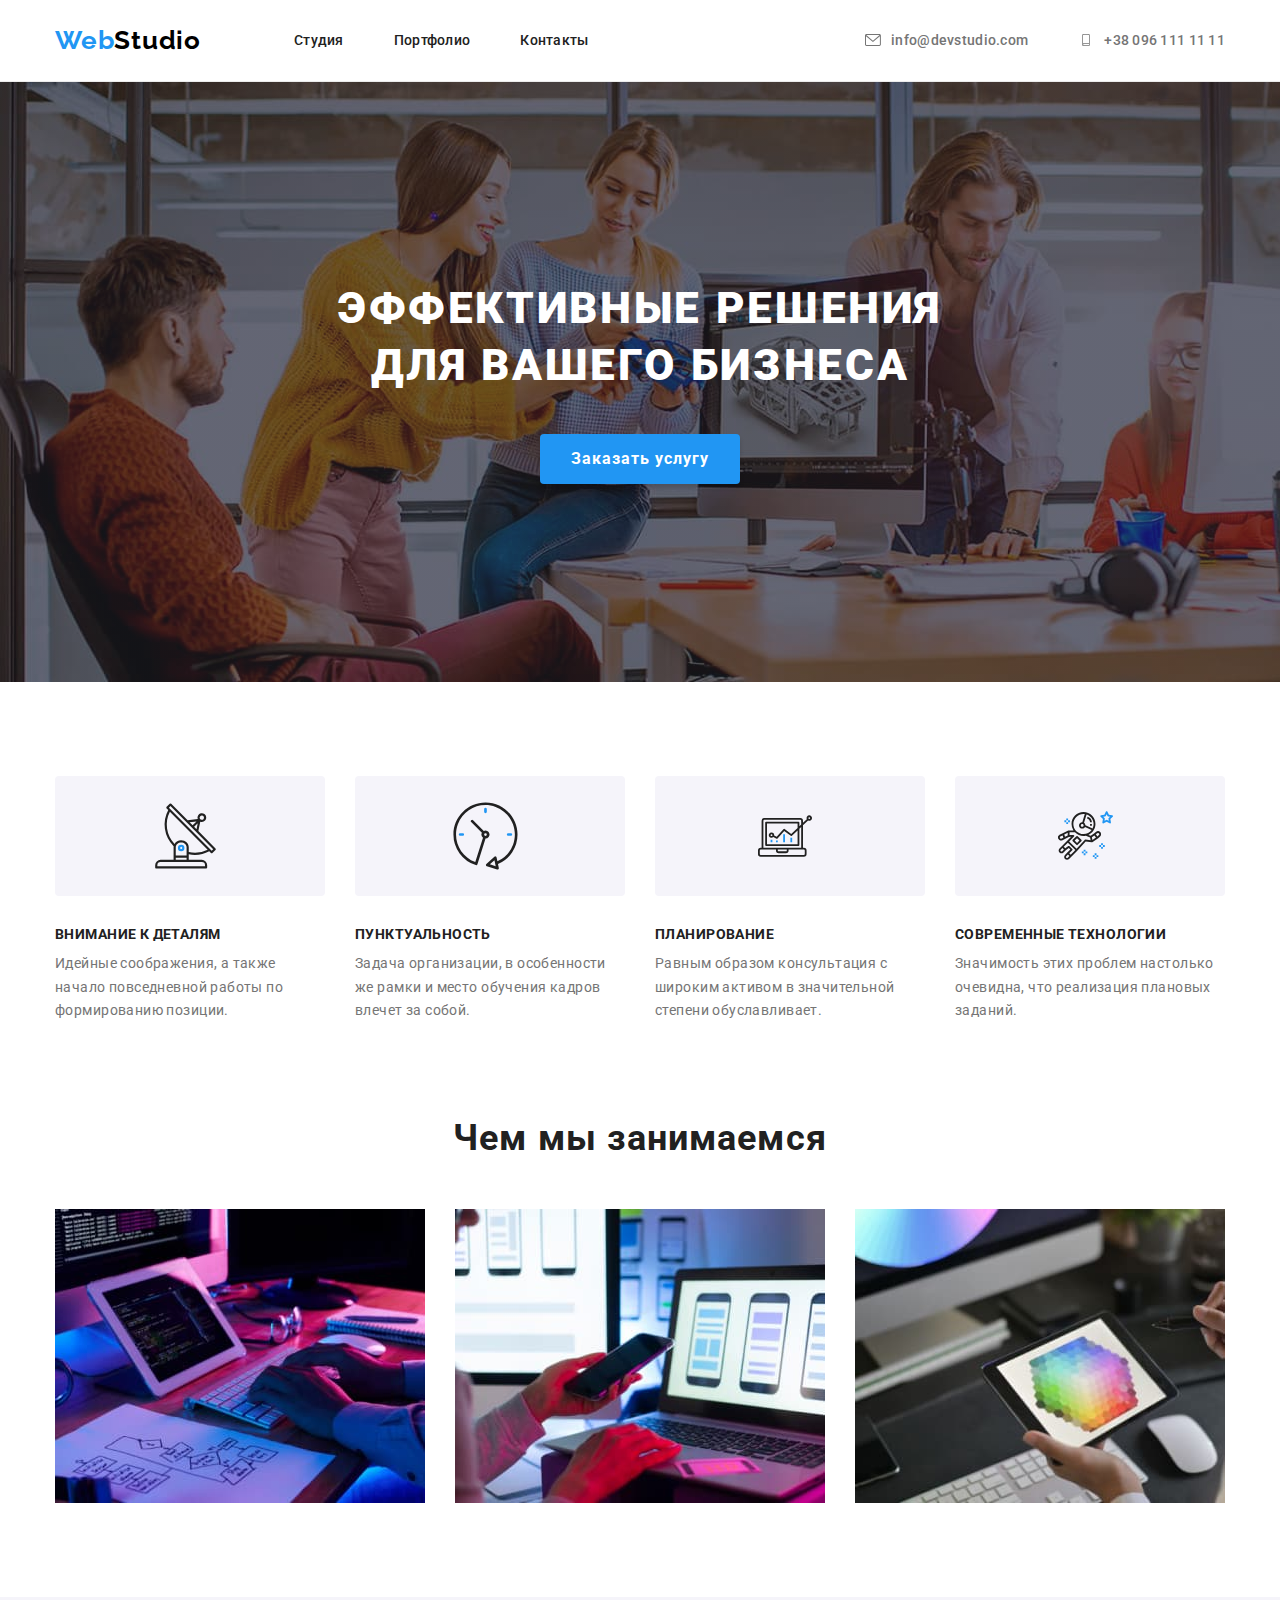
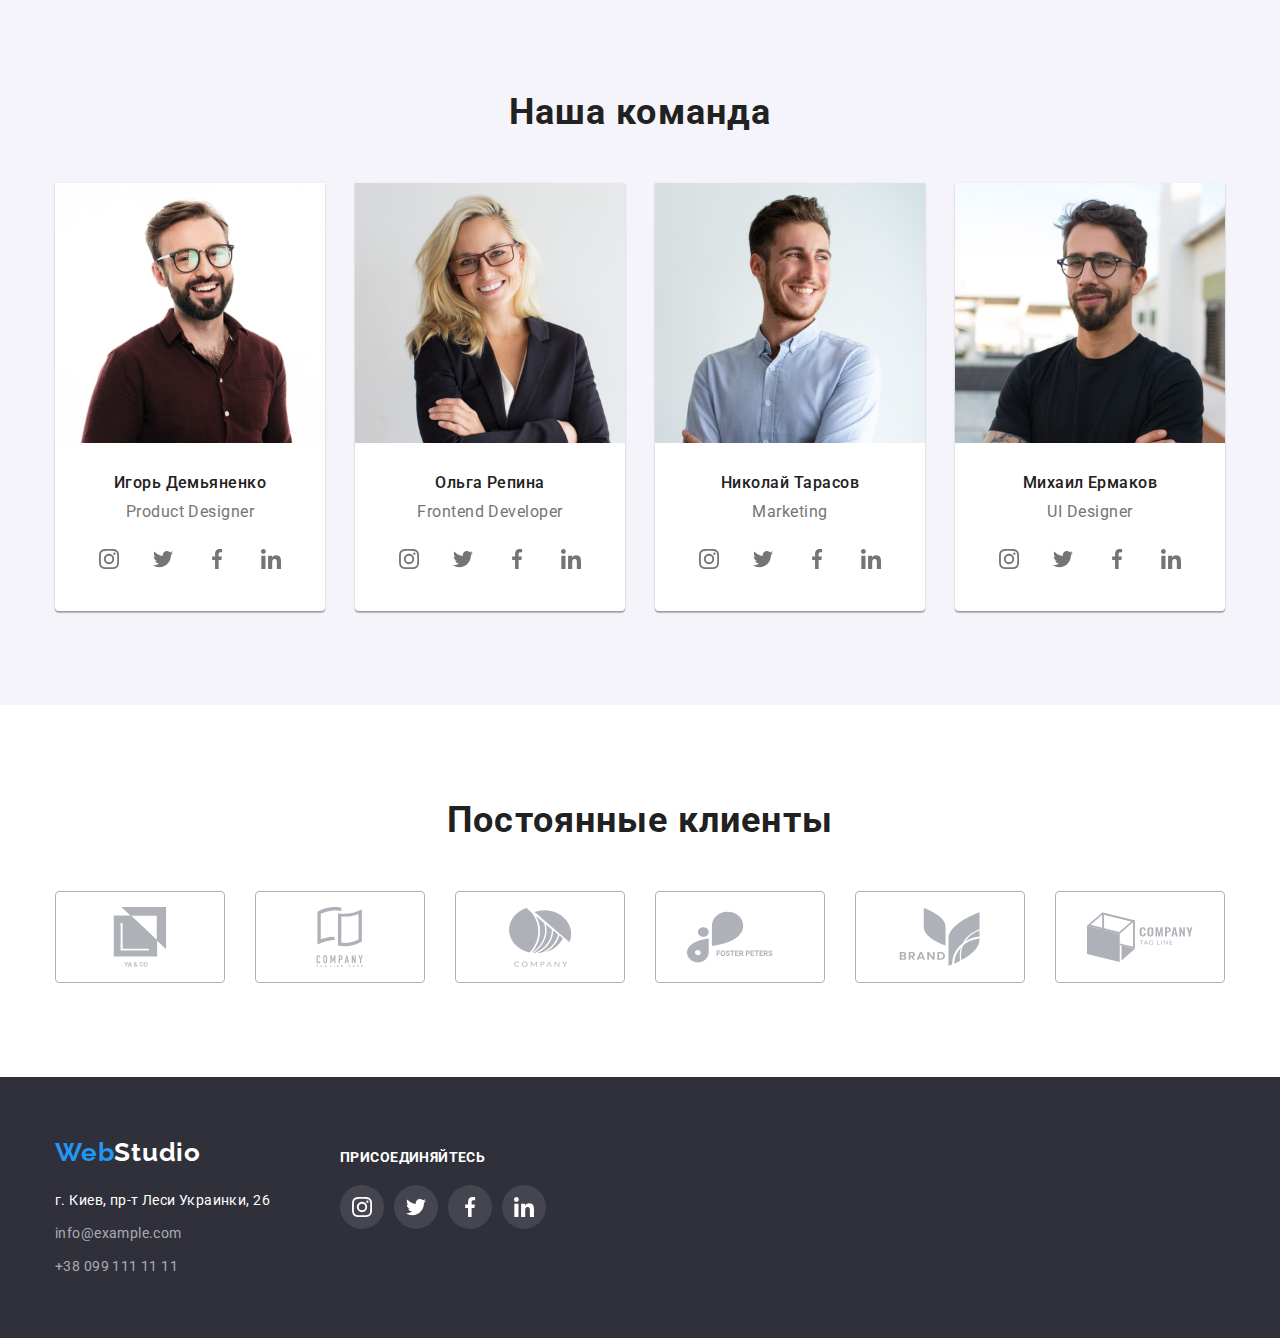
<file: index.html>
<!DOCTYPE html>
<html lang="ru">
<head>
    <meta charset="UTF-8">
    <meta http-equiv="X-UA-Compatible" content="IE=edge">
    <meta name="viewport" content="width=device-width, initial-scale=1.0">
    <title>WebStudio</title>
    <link rel="preconnect" href="https://fonts.googleapis.com">
    <link rel="preconnect" href="https://fonts.gstatic.com" crossorigin>
    <link href="https://fonts.googleapis.com/css2?family=Raleway:wght@700&family=Roboto:wght@400;500;700;900&display=swap" rel="stylesheet">
    <link rel="stylesheet" href="./css/modern-normalize.css">
    <link rel="stylesheet" href="./css/styles.css">
    
</head>
<body>

    <!--HEADER-->
    <header class="header">
        <div class="container">
            <div class="navbar">
                <a href="" class="logo"><span>Web</span>Studio</a>
                <nav class="nav-box">
                    <ul class="nav-links">
                        <li class="nav-item"><a href="index.html" class="nav-link">Студия</a></li>
                        <li class="nav-item"><a href="porfolio.html" class="nav-link">Портфолио</a></li>
                        <li class="nav-item"><a href="" class="nav-link">Контакты</a></li>
                    </ul>
                    </nav>
                        <ul class="link-box">
                            <li class="nav-item">
                                <a href="mailto:info@devstudio.com" class="nav-link conect">
                                    <svg class="svg-icon" width="16" height="12">
                                        <use href="./images/icons.svg#icon-mailto"></use>
                                    </svg>
                                    info@devstudio.com
                                </a>
                            </li>
                            <li class="nav-item">
                                <a href="tel:+380961111111" class="nav-link conect">
                                    <svg class="svg-icon" width="16" height="12">
                                        <use href="./images/icons.svg#icon-tell"></use>
                                    </svg>
                                    +38 096 111 11 11
                                </a>
                            </li>
                        </ul>
            </div>
        </div>
    </header>

    <!-- MAIN -->
    <main>

            <!-- Section Hero -->
            <section class="hero">
                <div class="container">
                    <h1 class="name-hero">Эффективные решения<br> для вашего бизнеса</h1>
                    <button class="btn-hero" type="button">Заказать услугу</button>
                </div>
            </section>

            <!-- Section About Us -->
            <section class="about">
                <div class="container">
                    <ul class="about-links">
                        <li class="about-item">
                            <div class="about-svg">
                                <svg class="svg-icon" width="65" height="70">
                                    <use href="./images/icons.svg#icon-antenna"></use>
                                </svg>
                            </div>
                            <h3 class="heading-about">Внимание к деталям</h3>
                            <p class="text-about">Идейные соображения, а также начало повседневной работы по формированию позиции.</p>
                        </li>
                        <li class="about-item">
                            <div class="about-svg">
                                <svg class="svg-icon" width="67" height="70">
                                    <use href="./images/icons.svg#icon-clock"></use>
                                </svg>
                            </div>
                            <h3 class="heading-about">Пунктуальность</h3>
                            <p class="text-about">Задача организации, в особенности же рамки и место обучения кадров влечет за собой.</p>
                        </li>
                        <li class="about-item">
                            <div class="about-svg">
                                <svg class="svg-icon" width="70" height="54">
                                    <use href="./images/icons.svg#icon-diagram"></use>
                                </svg>
                            </div>
                            <h3 class="heading-about">Планирование</h3>
                            <p class="text-about">Равным образом консультация с широким активом в значительной степени обуславливает.</p>
                        </li>
                        <li class="about-item">
                            <div class="about-svg">
                                <svg class="svg-icon" width="55" height="61">
                                    <use href="./images/icons.svg#icon-astronaut"></use>
                                </svg>
                            </div>
                            <h3 class="heading-about">Современные технологии</h3>
                            <p class="text-about">Значимость этих проблем настолько очевидна, что реализация плановых заданий.</p>
                        </li>
                    </ul>
                </div>
            </section>

            <!-- Section What are we doing? -->
            <section class="specification">
                <div class="container">
                    <h2 class="name-heading">Чем мы занимаемся</h2>
                    <ul class="specification-links">
                        <li class="specification-item"><img src="images/img-one.jpg" alt="Картинка" width="370" height="294"></li>
                        <li class="specification-item"><img src="images/img-two.jpg" alt="Картинка" width="370" height="294"></li>
                        <li class="specification-item"><img src="images/img-three.jpg" alt="Картинка" width="370" height="294"></li>
                    </ul>
                </div>
            </section>

            <!-- Section Our team -->
            <section class="team">
                <div class="container">
                    <h2 class="name-heading">Наша команда</h2>
                    <ul class="team-links">
                        <li class="team-item">
                            <img class="photo" src="images/igor.jpg" alt="Игорь Демьяненко" width="270" height="260">
                            <div class="team-info">
                                <h3 class="name">Игорь Демьяненко</h3>
                                <p class="profession" lang="en">Product Designer</p>
                                <ul class="master-social-list">
                                    <li>
                                        <a href="#" class="master-social-link instagram" aria-label="Instagram">
                                            <svg class="master-social-icon" width="20px" height="20px">
                                                <use href="./images/icons.svg#icon-instagram"></use>
                                            </svg>
                                        </a>
                                    </li>
                                    <li>
                                        <a href="#" class="master-social-link twitter" aria-label="Twitter">
                                            <svg class="master-social-icon" width="20px" height="20px">
                                                <use href="./images/icons.svg#icon-twitter"></use>
                                            </svg>
                                        </a>
                                    </li>
                                    <li>
                                        <a href="#" class="master-social-link facebook" aria-label="Facebook">
                                            <svg class="master-social-icon" width="20px" height="20px">
                                                <use href="./images/icons.svg#icon-facebook"></use>
                                            </svg>
                                        </a>
                                    </li>
                                    <li>
                                        <a href="#" class="master-social-link linkedin" aria-label="LinkedIn">
                                            <svg class="master-social-icon" width="20px" height="20px">
                                                <use href="./images/icons.svg#icon-linkedin"></use>
                                            </svg>
                                        </a>
                                    </li>
                                </ul>
                            </div>
                        </li>
                        <li class="team-item">
                            <img class="photo" src="images/olya.jpg" alt="Ольга Репина" width="270" height="260">
                            <div class="team-info">
                                <h3 class="name">Ольга Репина</h3>
                                <p class="profession" lang="en">Frontend Developer</p>
                                <ul class="master-social-list">
                                    <li>
                                        <a href="#" class="master-social-link instagram" aria-label="Instagram">
                                            <svg class="master-social-icon" width="20px" height="20px">
                                                <use href="./images/icons.svg#icon-instagram"></use>
                                            </svg>
                                        </a>
                                    </li>
                                    <li>
                                        <a href="#" class="master-social-link twitter" aria-label="Twitter">
                                            <svg class="master-social-icon" width="20px" height="20px">
                                                <use href="./images/icons.svg#icon-twitter"></use>
                                            </svg>
                                        </a>
                                    </li>
                                    <li>
                                        <a href="#" class="master-social-link facebook" aria-label="Facebook">
                                            <svg class="master-social-icon" width="20px" height="20px">
                                                <use href="./images/icons.svg#icon-facebook"></use>
                                            </svg>
                                        </a>
                                    </li>
                                    <li>
                                        <a href="#" class="master-social-link linkedin" aria-label="LinkedIn">
                                            <svg class="master-social-icon" width="20px" height="20px">
                                                <use href="./images/icons.svg#icon-linkedin"></use>
                                            </svg>
                                        </a>
                                    </li>
                                </ul>
                            </div>
                        </li>
                        <li class="team-item">
                            <img class="photo" src="images/mykola.jpg" alt="Николай Тарасов" width="270" height="260">
                            <div class="team-info">
                                <h3 class="name">Николай Тарасов</h3>
                                <p class="profession" lang="en">Marketing</p>
                                <ul class="master-social-list">
                                    <li>
                                        <a href="#" class="master-social-link instagram" aria-label="Instagram">
                                            <svg class="master-social-icon" width="20px" height="20px">
                                                <use href="./images/icons.svg#icon-instagram"></use>
                                            </svg>
                                        </a>
                                    </li>
                                    <li>
                                        <a href="#" class="master-social-link twitter" aria-label="Twitter">
                                            <svg class="master-social-icon" width="20px" height="20px">
                                                <use href="./images/icons.svg#icon-twitter"></use>
                                            </svg>
                                        </a>
                                    </li>
                                    <li>
                                        <a href="#" class="master-social-link facebook" aria-label="Facebook">
                                            <svg class="master-social-icon" width="20px" height="20px">
                                                <use href="./images/icons.svg#icon-facebook"></use>
                                            </svg>
                                        </a>
                                    </li>
                                    <li>
                                        <a href="#" class="master-social-link linkedin" aria-label="LinkedIn">
                                            <svg class="master-social-icon" width="20px" height="20px">
                                                <use href="./images/icons.svg#icon-linkedin"></use>
                                            </svg>
                                        </a>
                                    </li>
                                </ul>
                            </div>
                        </li>
                        <li class="team-item">
                            <img class="photo" src="images/misha.jpg" alt="Михаил Ермаков" width="270" height="260">
                            <div class="team-info">
                                <h3 class="name">Михаил Ермаков</h3>
                                <p class="profession" lang="en">UI Designer</p>
                                <ul class="master-social-list">
                                    <li>
                                        <a href="#" class="master-social-link instagram" aria-label="Instagram">
                                            <svg class="master-social-icon" width="20px" height="20px">
                                                <use href="./images/icons.svg#icon-instagram"></use>
                                            </svg>
                                        </a>
                                    </li>
                                    <li>
                                        <a href="#" class="master-social-link twitter" aria-label="Twitter">
                                            <svg class="master-social-icon" width="20px" height="20px">
                                                <use href="./images/icons.svg#icon-twitter"></use>
                                            </svg>
                                        </a>
                                    </li>
                                    <li>
                                        <a href="#" class="master-social-link facebook" aria-label="Facebook">
                                            <svg class="master-social-icon" width="20px" height="20px">
                                                <use href="./images/icons.svg#icon-facebook"></use>
                                            </svg>
                                        </a>
                                    </li>
                                    <li>
                                        <a href="#" class="master-social-link linkedin" aria-label="LinkedIn">
                                            <svg class="master-social-icon" width="20px" height="20px">
                                                <use href="./images/icons.svg#icon-linkedin"></use>
                                            </svg>
                                        </a>
                                    </li>
                                </ul>
                            </div>
                        </li>
                    </ul>
                </div>
            </section>

            <!-- Section Clients -->
            <section class="clients">
                <div class="container">
                    <h2 class="name-heading">Постоянные клиенты</h2>
                    <ul class="clients-icons">
                        <li class="client-list">
                            <a href="#" class="client-item">
                                <svg width="106px" height="60px">
                                    <use href="images/icons.svg#icon-one"></use>
                                </svg>
                            </a>
                        </li>
                        <li class="client-list">
                            <a href="#" class="client-item">
                                <svg width="106px" height="60px">
                                    <use href="images/icons.svg#icon-two"></use>
                                </svg>
                            </a>
                        </li>
                        <li class="client-list">
                            <a href="#" class="client-item">
                                <svg width="106px" height="60px">
                                    <use href="images/icons.svg#icon-three"></use>
                                </svg>
                            </a>
                        </li>
                        <li class="client-list">
                            <a href="#" class="client-item">
                                <svg width="106px" height="60px">
                                    <use href="images/icons.svg#icon-four"></use>
                                </svg>
                            </a>
                        </li>
                        <li class="client-list">
                            <a href="#" class="client-item">
                                <svg width="106px" height="60px">
                                    <use href="images/icons.svg#icon-five"></use>
                                </svg>
                            </a>
                        </li>
                        <li class="client-list">
                            <a href="#" class="client-item">
                                <svg width="106px" height="60px">
                                    <use href="images/icons.svg#icon-six"></use>
                                </svg>
                            </a>
                        </li>
                    </ul>
                </div>
            </section>

    </main>

    <!-- FOOTER -->
    <footer class="footer">
        <div class="container">
            <div class="footer-contacts">
                <ul class="address-footer">
                    <li class="logo-item"><a href="" class="logo-bottom"><span>Web</span>Studio</a></li>
                    <li class="footer-item"><a href="">
                            <address>г. Киев, пр-т Леси Украинки, 26</address>
                        </a></li>
                    <li class="footer-item"><a href="mailto:info@example.com" class="footer-link">info@example.com</a></li>
                    <li><a href="tel:+380991111111" class="footer-link">+38 099 111 11 11</a></li>
                </ul>

            <div>
                <h3 class="footer-text">присоединяйтесь</h3>
                <ul class="master-social-list">
                    <li>
                        <a href="#" class="master-social-link footer-icons" aria-label="Instagram">
                            <svg class="master-social-icon" width="20px" height="20px">
                                <use href="./images/icons.svg#icon-instagram"></use>
                            </svg>
                        </a>
                    </li>
                    <li>
                        <a href="#" class="master-social-link footer-icons" aria-label="Twitter">
                            <svg class="master-social-icon" width="20px" height="20px">
                                <use href="./images/icons.svg#icon-twitter"></use>
                            </svg>
                        </a>
                    </li>
                    <li>
                        <a href="#" class="master-social-link footer-icons" aria-label="Facebook">
                            <svg class="master-social-icon" width="20px" height="20px">
                                <use href="./images/icons.svg#icon-facebook"></use>
                            </svg>
                        </a>
                    </li>
                    <li>
                        <a href="#" class="master-social-link footer-icons" aria-label="LinkedIn">
                            <svg class="master-social-icon" width="20px" height="20px">
                                <use href="./images/icons.svg#icon-linkedin"></use>
                            </svg>
                        </a>
                    </li>
                </ul>
            </div>
            </div>
        </div>
    </footer>
</body>
</html>
</file>
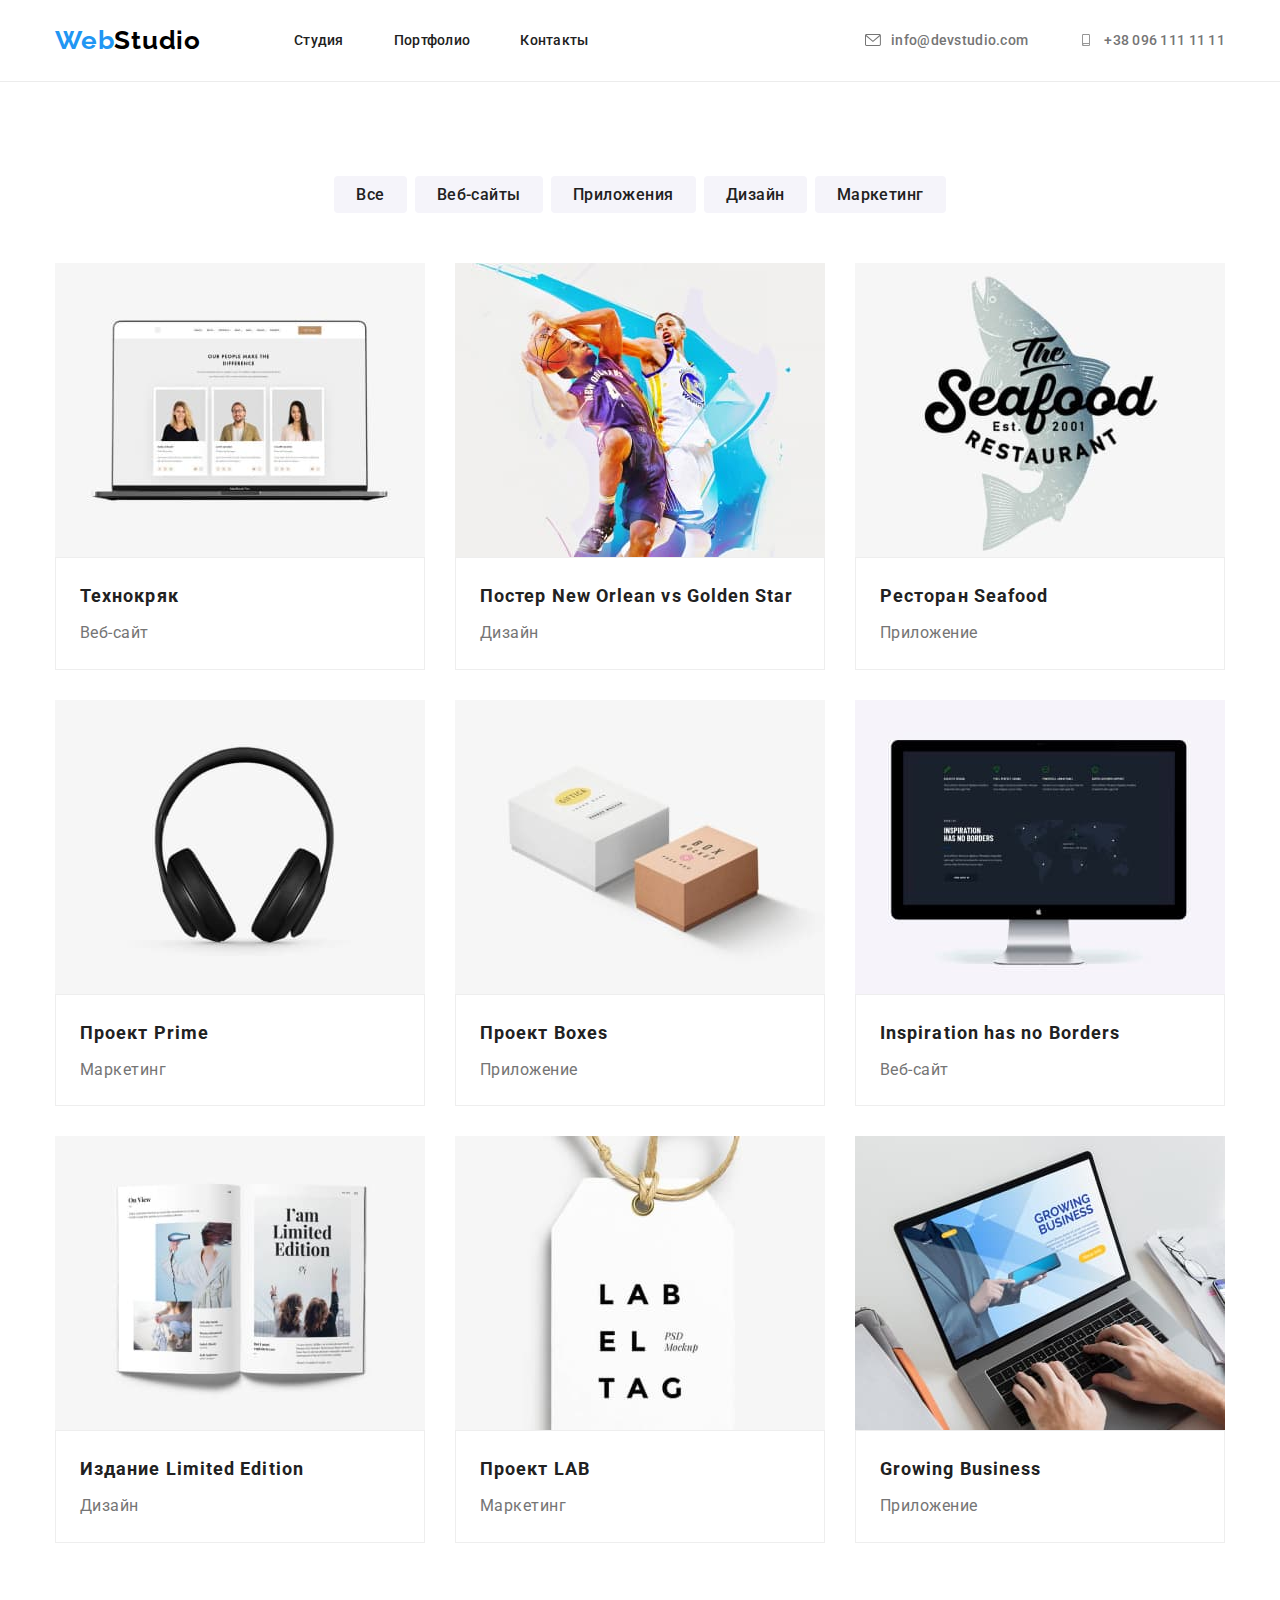
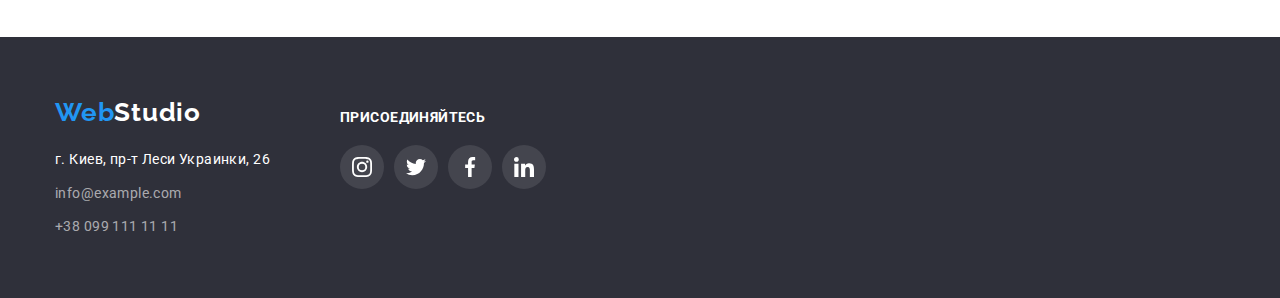
<file: porfolio.html>
<!DOCTYPE html>
<html lang="ru">
<head>
    <meta charset="UTF-8">
    <meta http-equiv="X-UA-Compatible" content="IE=edge">
    <meta name="viewport" content="width=device-width, initial-scale=1.0">
    <title>WebStudio</title>
    <link rel="preconnect" href="https://fonts.googleapis.com">
    <link rel="preconnect" href="https://fonts.gstatic.com" crossorigin>
    <link href="https://fonts.googleapis.com/css2?family=Raleway:wght@700&family=Roboto:wght@400;500;700;900&display=swap" rel="stylesheet">   
    <link rel="stylesheet" href="./css/modern-normalize.css"> 
    <link rel="stylesheet" href="./css/styles.css">
    
</head>
<body>

    <!-- HEADER -->
    <header class="header">
    <div class="container">
        <div class="navbar">
            <a href="" class="logo"><span>Web</span>Studio</a>
            <nav class="nav-box">
                <ul class="nav-links">
                    <li class="nav-item"><a href="index.html" class="nav-link">Студия</a></li>
                    <li class="nav-item"><a href="porfolio.html" class="nav-link">Портфолио</a></li>
                    <li class="nav-item"><a href="" class="nav-link">Контакты</a></li>
                </ul>
            </nav>
            <ul class="link-box">
                <li class="nav-item">
                    <a href="mailto:info@devstudio.com" class="nav-link conect">
                        <svg class="svg-icon" width="16" height="12">
                            <use href="./images/icons.svg#icon-mailto"></use>
                        </svg>
                        info@devstudio.com
                    </a>
                </li>
                <li class="nav-item">
                    <a href="tel:+380961111111" class="nav-link conect">
                        <svg class="svg-icon" width="16" height="12">
                            <use href="./images/icons.svg#icon-tell"></use>
                        </svg>
                        +38 096 111 11 11
                    </a>
                </li>
            </ul>
        </div>
    </div>
    </header>

    <!-- MAIN -->
    <main>
        <!-- Portfolio -->
        <section class="portfolio">
            <div class="container">
                <ul class="filter-links">
                    <li class="filter-item"><button class="filter-btn" type="button">Все</button></li>
                    <li class="filter-item"><button class="filter-btn" type="button">Веб-сайты</button></li>
                    <li class="filter-item"><button class="filter-btn" type="button">Приложения</button></li>
                    <li class="filter-item"><button class="filter-btn" type="button">Дизайн</button></li>
                    <li class="filter-item"><button class="filter-btn" type="button">Маркетинг</button></li>
                </ul>    
    
                <ul class="examples-links">
                    <li class="examples-item">
                        <a href="">
                        <img class="examples-image" src="images/portfolio/img1.jpg" alt="image project" width="370">
                        <div class="examples-info">
                        <h3 class="examples-name">Технокряк</h3>
                        <p class="examples-text">Веб-сайт</p>
                        </div>
                    </a>
                    </li>
                    <li class="examples-item">
                        <a href="">
                        <img class="examples-image" src="images/portfolio/img2.jpg" alt="image project" width="370">
                        <div class="examples-info">
                        <h3 class="examples-name">Постер New Orlean vs Golden Star</h3>
                        <p class="examples-text">Дизайн</p>
                    </div>
                    </a>
                    </li>
                    <li class="examples-item">
                        <a href="">
                        <img class="examples-image" src="images/portfolio/img3.jpg" alt="image project" width="370">
                        <div class="examples-info">
                        <h3 class="examples-name">Ресторан Seafood</h3>
                        <p class="examples-text">Приложение</p>
                    </div>
                    </a>
                    </li>
                    <li class="examples-item">
                        <a href="">
                        <img class="examples-image" src="images/portfolio/img4.jpg" alt="image project" width="370">
                        <div class="examples-info">
                        <h3 class="examples-name">Проект Prime</h3>
                        <p class="examples-text">Маркетинг</p>
                    </div>
                    </a>
                    </li>
                    <li class="examples-item">
                        <a href="">
                        <img class="examples-image" src="images/portfolio/img5.jpg" alt="image project" width="370">
                        <div class="examples-info">
                        <h3 class="examples-name">Проект Boxes</h3>
                        <p class="examples-text">Приложение</p>
                    </div>
                    </a>
                    </li>
                    <li class="examples-item">
                        <a href="">
                        <img class="examples-image" src="images/portfolio/img6.jpg" alt="image project" width="370">
                        <div class="examples-info">
                        <h3 class="examples-name">Inspiration has no Borders</h3>
                        <p class="examples-text">Веб-сайт</p>
                    </div>
                    </a>
                    </li>
                    <li class="examples-item">
                        <a href="">
                        <img class="examples-image" src="images/portfolio/img7.jpg" alt="image project" width="370">
                        <div class="examples-info">
                        <h3 class="examples-name">Издание Limited Edition</h3>
                        <p class="examples-text">Дизайн</p>
                    </div>
                    </a>
                    </li>
                    <li class="examples-item">
                        <a href="">
                        <img class="examples-image" src="images/portfolio/img8.jpg" alt="image project" width="370">
                        <div class="examples-info">
                        <h3 class="examples-name">Проект LAB</h3>
                        <p class="examples-text">Маркетинг</p>
                    </div>
                    </a>
                    </li>
                    <li class="examples-item">
                        <a href="">
                        <img class="examples-image" src="images/portfolio/img9.jpg" alt="image project" width="370">
                        <div class="examples-info">
                        <h3 class="examples-name">Growing Business</h3>
                        <p class="examples-text">Приложение</p>
                    </div>
                    </a>
                    </li>
                </ul>
            </div>
        </section>
    </main>

    <!-- FOOTER -->
    <footer class="footer">
        <div class="container">
            <div class="footer-contacts">
                <ul class="address-footer">
                    <li class="logo-item"><a href="" class="logo-bottom"><span>Web</span>Studio</a></li>
                    <li class="footer-item"><a href="">
                            <address>г. Киев, пр-т Леси Украинки, 26</address>
                        </a></li>
                    <li class="footer-item"><a href="mailto:info@example.com" class="footer-link">info@example.com</a></li>
                    <li><a href="tel:+380991111111" class="footer-link">+38 099 111 11 11</a></li>
                </ul>
    
                <div>
                    <h3 class="footer-text">присоединяйтесь</h3>
                    <ul class="master-social-list">
                        <li>
                            <a href="#" class="master-social-link footer-icons" aria-label="Instagram">
                                <svg class="master-social-icon" width="20px" height="20px">
                                    <use href="./images/icons.svg#icon-instagram"></use>
                                </svg>
                            </a>
                        </li>
                        <li>
                            <a href="#" class="master-social-link footer-icons" aria-label="Twitter">
                                <svg class="master-social-icon" width="20px" height="20px">
                                    <use href="./images/icons.svg#icon-twitter"></use>
                                </svg>
                            </a>
                        </li>
                        <li>
                            <a href="#" class="master-social-link footer-icons" aria-label="Facebook">
                                <svg class="master-social-icon" width="20px" height="20px">
                                    <use href="./images/icons.svg#icon-facebook"></use>
                                </svg>
                            </a>
                        </li>
                        <li>
                            <a href="#" class="master-social-link footer-icons" aria-label="LinkedIn">
                                <svg class="master-social-icon" width="20px" height="20px">
                                    <use href="./images/icons.svg#icon-linkedin"></use>
                                </svg>
                            </a>
                        </li>
                    </ul>
                </div>
            </div>
        </div>
    </footer>
</body>
</html>
</file>
<file: css/styles.css>
*,
::before,
::after {
  box-sizing: border-box;
}

:root {
  --theme-color: #2196f3;
  --main-font: "Roboto", sans-serif;
  --secondary-font: "Raleway", sans-serif;
}

body {
  font-family: "Roboto", sans-serif;
}

h1,
h2,
h3,
h4,
h5,
h6,
p {
  margin: 0;
}

ul,
li {
  list-style: none;
  margin: 0;
  padding: 0;
}

a {
  text-decoration: none;
}

img {
  display: block;
  max-width: 100%;
  height: auto;
}

.container {
  width: 1200px;
  padding: 0 15px;
  margin: 0 auto;
}

/* HEADER */

.header {
  border-bottom: 1px solid #ececec;
}

.navbar {
  display: flex;
  align-items: center;
}

.logo {
  font-family: var(--secondary-font);
  font-weight: bold;
  font-size: 26px;
  line-height: 1.2em;
  letter-spacing: 0.03em;
  color: #000;
}

.logo > span {
  color: var(--theme-color);
}

.nav-box {
  margin-left: 93px;
}

.nav-links {
  display: flex;
}

.nav-item:not(:last-child) {
  margin-right: 50px;
}
.nav-link {
  display: block;
  padding-top: 32px;
  padding-bottom: 32px;
  font-weight: 500;
  font-size: 14px;
  line-height: 1.2em;
  letter-spacing: 0.02em;
  color: #212121;
}

.link-box {
  display: flex;
  margin-left: auto;
}

.svg-icon {
  margin-right: 10px;
  fill: currentColor;
}

.conect {
  color: #757575;
  display: flex;
  align-items: center;
}

.nav-link:hover,
.nav-link:focus {
  color: var(--theme-color);
}

/* PORTFOLIO.HTML*/

/* Section portfolio */

.portfolio {
  padding: 94px 0;
}

.filter-links {
  display: flex;
  justify-content: center;
  margin-bottom: 50px;
}

.filter-item:not(:last-child) {
  margin-right: 8px;
}

.filter-btn {
  font-family: var(--main-font);
  background: #f5f4fa;
  padding: 6px 22px;
  border: none;
  border-radius: 4px;
  font-weight: 500;
  font-size: 16px;
  line-height: 1.6em;
  text-align: center;
  letter-spacing: 0.03em;
  color: #212121;
  cursor: pointer;
}
.filter-btn:hover,
.filter-btn:focus {
  background: var(--theme-color);
  box-shadow: 0px 3px 1px rgba(0, 0, 0, 0.1);
  border-radius: 4px;
  color: #ffffff;
}

.examples-links {
  display: flex;
  flex-wrap: wrap;
  justify-content: center;
}

.examples-item:hover,
.examples-item:focus {
  box-shadow: 0px 1px 1px rgba(0, 0, 0, 0.12), 0px 4px 4px rgba(0, 0, 0, 0.06),
    1px 4px 6px rgba(0, 0, 0, 0.16);
}

.examples-item:not(:nth-child(3n)) {
  margin-right: 30px;
}

.examples-item:not(:nth-last-child(-n + 3)) {
  margin-bottom: 30px;
}

.examples-info {
  border: 1px solid #eeeeee;
  padding: 20px 24px;
}

.examples-name {
  font-weight: bold;
  font-size: 18px;
  line-height: 36px;
  letter-spacing: 0.06em;
  color: #212121;
  margin-bottom: 4px;
}

.examples-text {
  font-size: 16px;
  line-height: 1.9em;
  letter-spacing: 0.03em;
  color: #757575;
}

/* END PORTFOLIO.HTML */

/* Section Hero */

.hero {
  max-width: 1600px;
  height: 600px;
  margin-left: auto;
  margin-right: auto;
  background-image: linear-gradient(
      rgba(47, 48, 58, 0.4),
      rgba(47, 48, 58, 0.4)
    ),
    url("../images/hero.jpg");
  background-size: cover;
  display: flex;
  align-items: center;
  text-align: center;
  padding: 200px 0;
}

.name-hero {
  font-weight: 900;
  font-size: 44px;
  line-height: 1.3em;
  text-align: center;
  letter-spacing: 0.06em;
  text-transform: uppercase;
  color: #ffffff;
}

.btn-hero {
  margin-top: 40px;
  width: 200px;
  height: 50px;
  background: var(--theme-color);
  box-shadow: 0px 4px 4px rgba(0, 0, 0, 0.15);
  border: none;
  border-radius: 4px;
  letter-spacing: 0.06em;
  color: #ffffff;
  font-weight: bold;
  font-size: 16px;
  line-height: 1.2em;
  cursor: pointer;
}

/* Section About Us */

.about {
  padding: 94px 0;
}

.about-links {
  display: flex;
}

.about-item {
  width: 270px;
}

.about-item:not(:last-child) {
  margin-right: 30px;
}

.about-svg {
  display: flex;
  justify-content: center;
  align-items: center;
  background: #f5f4fa;
  border-radius: 4px;
  margin-bottom: 30px;
  height: 120px;
}

.heading-about {
  font-weight: bold;
  font-size: 14px;
  line-height: 16px;
  letter-spacing: 0.03em;
  text-transform: uppercase;
  color: #212121;
  margin-bottom: 10px;
}
.text-about {
  font-size: 14px;
  line-height: 1.7em;
  letter-spacing: 0.03em;
  color: #757575;
}

/* Section What are we doing? */

.specification {
  padding-bottom: 94px;
}

.specification-links {
  display: flex;
  margin-top: 50px;
}
.specification-item:not(:last-child) {
  margin-right: 30px;
}

.name-heading {
  font-weight: bold;
  font-size: 36px;
  line-height: 42px;
  text-align: center;
  letter-spacing: 0.03em;
  color: #212121;
}

/* Section Our team */

.team {
  background: #f5f4fa;
  padding: 94px 0;
}

.name-heading {
  margin-bottom: 50px;
}

.team-links {
  display: flex;
}

.team-item {
  text-align: center;
  background: #ffffff;
  box-shadow: 0px 1px 3px rgba(0, 0, 0, 0.12), 0px 1px 1px rgba(0, 0, 0, 0.14),
    0px 2px 1px rgba(0, 0, 0, 0.2);
  border-radius: 0px 0px 4px 4px;
}

.team-item:not(:last-child) {
  margin-right: 30px;
}

.team-info {
  padding: 30px;
}

.name {
  font-weight: 500;
  font-size: 16px;
  line-height: 1.2em;
  letter-spacing: 0.03em;
  color: #212121;
  margin-bottom: 10px;
}
.profession {
  font-size: 16px;
  line-height: 19px;
  letter-spacing: 0.03em;
  color: #757575;
}

.master-social-list {
  display: flex;
  justify-content: center;
  margin-top: 16px;
}

.master-social-list li:not(:last-child) {
  margin-right: 10px;
}

.master-social-link {
  display: flex;
  width: 44px;
  height: 44px;
  border-radius: 50%;
  background-color: #fff;
  justify-content: center;
  align-items: center;
  fill: #757575;
}
.master-social-link:hover,
.master-social-link:focus {
  background-color: var(--theme-color);
  fill: #fff;
}

/* Section Clients */

.clients {
  padding: 94px 0;
}

.clients-icons {
  display: flex;
  justify-content: center;
  align-items: center;
}

.client-item {
  display: flex;
  justify-content: center;
  align-items: center;
  width: 170px;
  height: 92px;
  border: 1px solid #afb1b8;
  box-sizing: border-box;
  border-radius: 4px;
  fill: #afb1b8;
}

.client-list:not(:last-child) {
  margin-right: 30px;
}

.client-item:hover,
.client-item:focus {
  fill: var(--theme-color);
  border: 1px solid var(--theme-color);
}

/* FOOTER */

.footer {
  background: #2f303a;
  padding-top: 60px;
  padding-bottom: 60px;
}
.footer-contacts {
  display: flex;
}

.address-footer {
  padding: 0;
  margin-right: 70px;
}

.logo-bottom {
  font-family: var(--secondary-font);
  font-weight: bold;
  font-size: 26px;
  line-height: 1.2em;
  letter-spacing: 0.03em;
  color: #ffffff;
}
.logo-bottom > span {
  color: var(--theme-color);
}

address {
  font-style: normal;
  font-size: 14px;
  line-height: 1.7em;
  letter-spacing: 0.03em;
  color: #ffffff;
}
.footer-link {
  font-size: 14px;
  line-height: 24px;
  letter-spacing: 0.03em;
  color: rgba(255, 255, 255, 0.6);
}

.logo-item {
  margin-bottom: 20px;
}

.footer-item {
  margin-bottom: 9px;
}
.footer-text {
  margin-top: 12px;
  margin-bottom: 20px;
  font-weight: bold;
  font-size: 14px;
  line-height: 16px;
  letter-spacing: 0.03em;
  text-transform: uppercase;
  color: #ffffff;
}

.footer-icons {
  background: rgba(255, 255, 255, 0.1);
  fill: #fff;
}
</file>
